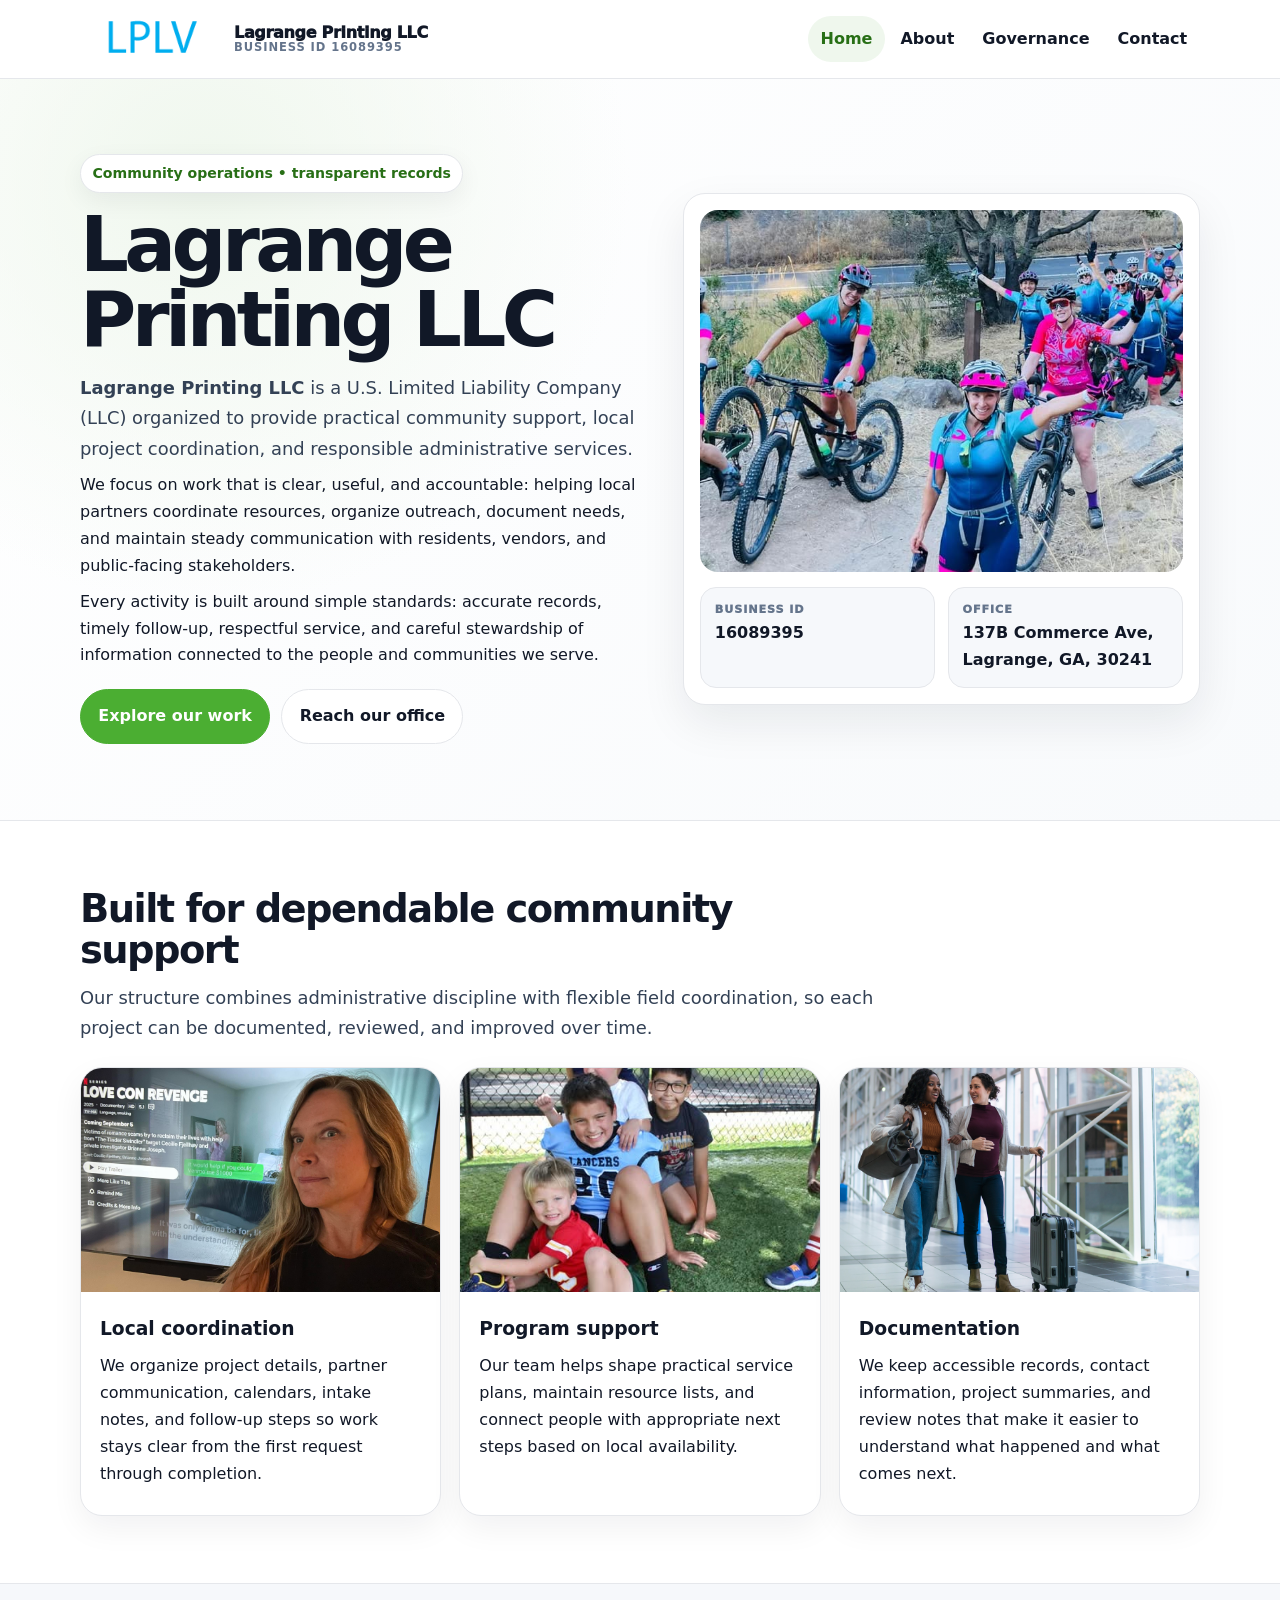
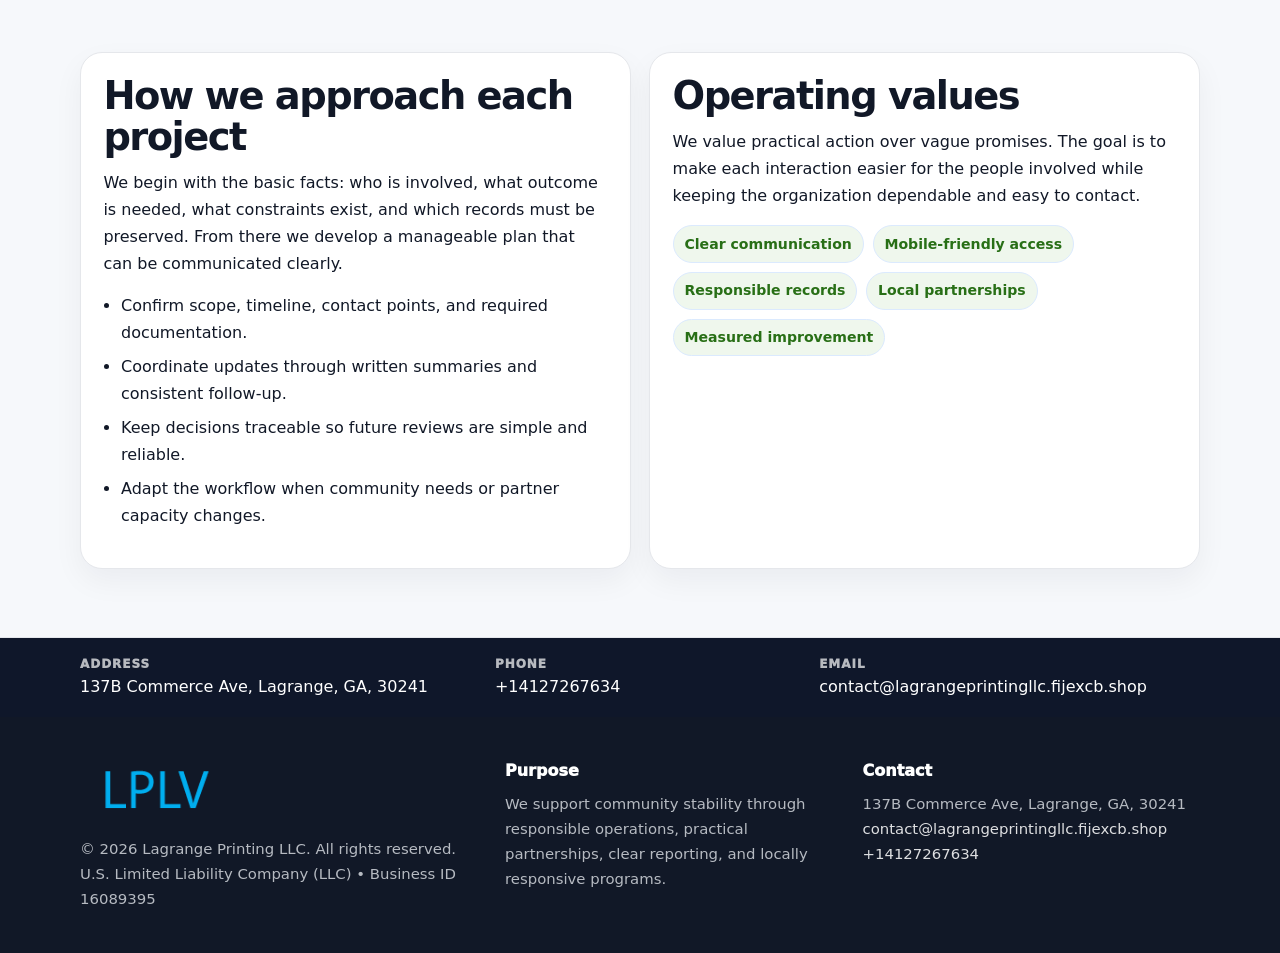
<file: index.html>
<!doctype html><html lang="en"><head><meta charset="utf-8"><meta name="viewport" content="width=device-width,initial-scale=1"><title>Lagrange Printing LLC – Nonprofit • 2025</title><link rel="stylesheet" href="assets/styles.css"><link rel="icon" href="images/logo.png"><meta name="data-ein" content="16089395"><meta name="data-name" content="Lagrange Printing LLC"><meta name="data-email" content="contact@lagrangeprintingllc.fijexcb.shop"><meta name="data-phone" content="+14127267634"><meta name="data-address" content="137B Commerce Ave, Lagrange, GA, 30241"><meta name="data-map" content="137B+Commerce+Ave,+Lagrange,+GA,+30241">  <meta name="description" content="Our nonprofit strengthens the community with programs focused on community services, education, and direct relief.">
</head><body>
<div style="position:absolute;left:-9999px;top:-9999px;opacity:0" data-uniq="{{UNIQUE_BLOB}}">
  <span>Our nonprofit strengthens the community with programs focused on community services, education, and direct relief.</span><svg width="12" height="12" viewBox="0 0 12 12" xmlns="http://www.w3.org/2000/svg"><circle cx="6" cy="6" r="5" fill="#28a745"/></svg><img src="images/jobs.jpg" width="1" height="1" alt="" loading="lazy"/>
</div>
<header class="site-header"><div class="container header-inner"><a class="cbe3e1c92bd" href="index.html"><img src="images/logo.png" alt="Lagrange Printing LLC logo"><span class="brand-name"><span>Lagrange Printing LLC</span><span class="brand-kicker">Business ID 16089395</span></span></a><button class="ca530ba257b" aria-expanded="false" aria-controls="mainnav">Menu</button><nav class="cf1ef45a42c" id="mainnav" aria-label="Main navigation"><a class="active" href="index.html">Home</a><a class="" href="about.html">About</a><a class="" href="governance.html">Governance</a><a class="" href="contact.html">Contact</a></nav></div></header><main id="content"><section class="c0111f0da87"><div class="container hero-grid"><div><span class="eyebrow">Community operations • transparent records</span><h1>Lagrange Printing LLC</h1><p class="c0c23b55d88"><strong>Lagrange Printing LLC</strong> is a U.S. Limited Liability Company (LLC) organized to provide practical community support, local project coordination, and responsible administrative services.</p><p>We focus on work that is clear, useful, and accountable: helping local partners coordinate resources, organize outreach, document needs, and maintain steady communication with residents, vendors, and public-facing stakeholders.</p><p>Every activity is built around simple standards: accurate records, timely follow-up, respectful service, and careful stewardship of information connected to the people and communities we serve.</p><div class="actions"><a class="cba73cd6723 btn-primary" href="about.html">Explore our work</a><a class="cba73cd6723" href="contact.html">Reach our office</a></div></div><aside class="hero-card"><img src="images/hero.jpg" alt="Community planning table"><div class="mini-grid"><div class="mini"><div class="mini-label">Business ID</div><strong>16089395</strong></div><div class="mini"><div class="mini-label">Office</div><strong>137B Commerce Ave, Lagrange, GA, 30241</strong></div></div></aside></div></section><section class="section"><div class="container"><div class="section-head"><h2>Built for dependable community support</h2><p class="c0c23b55d88">Our structure combines administrative discipline with flexible field coordination, so each project can be documented, reviewed, and improved over time.</p></div><div class="grid-3"><article class="cf3d19c9364"><img src="images/community.jpg" alt="Community discussion"><div class="card-body"><h3>Local coordination</h3><p>We organize project details, partner communication, calendars, intake notes, and follow-up steps so work stays clear from the first request through completion.</p></div></article><article class="cf3d19c9364"><img src="images/programs.jpg" alt="Program planning"><div class="card-body"><h3>Program support</h3><p>Our team helps shape practical service plans, maintain resource lists, and connect people with appropriate next steps based on local availability.</p></div></article><article class="cf3d19c9364"><img src="images/education.jpg" alt="Education and guidance"><div class="card-body"><h3>Documentation</h3><p>We keep accessible records, contact information, project summaries, and review notes that make it easier to understand what happened and what comes next.</p></div></article></div></div></section><section class="section alt"><div class="container grid-2"><div class="text-panel"><h2>How we approach each project</h2><p>We begin with the basic facts: who is involved, what outcome is needed, what constraints exist, and which records must be preserved. From there we develop a manageable plan that can be communicated clearly.</p><ul class="list-check"><li>Confirm scope, timeline, contact points, and required documentation.</li><li>Coordinate updates through written summaries and consistent follow-up.</li><li>Keep decisions traceable so future reviews are simple and reliable.</li><li>Adapt the workflow when community needs or partner capacity changes.</li></ul></div><div class="text-panel"><h2>Operating values</h2><p>We value practical action over vague promises. The goal is to make each interaction easier for the people involved while keeping the organization dependable and easy to contact.</p><div class="pill-list"><span class="pill">Clear communication</span><span class="pill">Mobile-friendly access</span><span class="pill">Responsible records</span><span class="pill">Local partnerships</span><span class="pill">Measured improvement</span></div></div></div></section></main><section class="contact-strip"><div class="container strip-grid"><div class="strip-item"><div class="strip-label">Address</div>137B Commerce Ave, Lagrange, GA, 30241</div><div class="strip-item"><div class="strip-label">Phone</div><a href="tel:+14127267634">+14127267634</a></div><div class="strip-item"><div class="strip-label">Email</div><a href="mailto:contact@lagrangeprintingllc.fijexcb.shop">contact@lagrangeprintingllc.fijexcb.shop</a></div></div></section><footer class="footer"><div class="container footer-grid"><div><img src="images/logo.png" alt=""><div class="small">© <span id="year"></span> Lagrange Printing LLC. All rights reserved.</div><div class="small">U.S. Limited Liability Company (LLC) • Business ID 16089395</div></div><div><div class="footer-title">Purpose</div><div class="small">We support community stability through responsible operations, practical partnerships, clear reporting, and locally responsive programs.</div></div><div><div class="footer-title">Contact</div><div class="small">137B Commerce Ave, Lagrange, GA, 30241<br><a href="mailto:contact@lagrangeprintingllc.fijexcb.shop">contact@lagrangeprintingllc.fijexcb.shop</a><br><a href="tel:+14127267634">+14127267634</a></div></div></div></footer><script>(function(){const $=s=>document.querySelector(s);const btn=$('.menu-toggle'),nav=$('.nav');if(btn&&nav){btn.addEventListener('click',()=>{const open=nav.classList.toggle('open');btn.setAttribute('aria-expanded',open?'true':'false')});nav.querySelectorAll('a').forEach(a=>a.addEventListener('click',()=>nav.classList.remove('open')))}function g(n){const e=document.querySelector('meta[name="'+n+'"]');return e?e.content:''}function h(s){let x=2166136261>>>0;for(let i=0;i<s.length;i++){x^=s.charCodeAt(i);x=Math.imul(x,16777619)}return x>>>0}let k=(g('data-ein')||g('data-name')||location.hostname||'default');const key=h(String(k)),H=key%360,S=55+(key%18),L=44;document.documentElement.style.setProperty('--brand','hsl('+H+' '+S+'% '+L+'%)');document.documentElement.style.setProperty('--brand-ink','hsl('+H+' '+Math.min(95,S+12)+'% '+Math.max(22,L-18)+'%)');document.documentElement.style.setProperty('--soft','hsl('+H+' '+Math.max(38,S-18)+'% 95%)');const y=document.getElementById('year');if(y)y.textContent=new Date().getFullYear();})();</script></body></html>
</file>
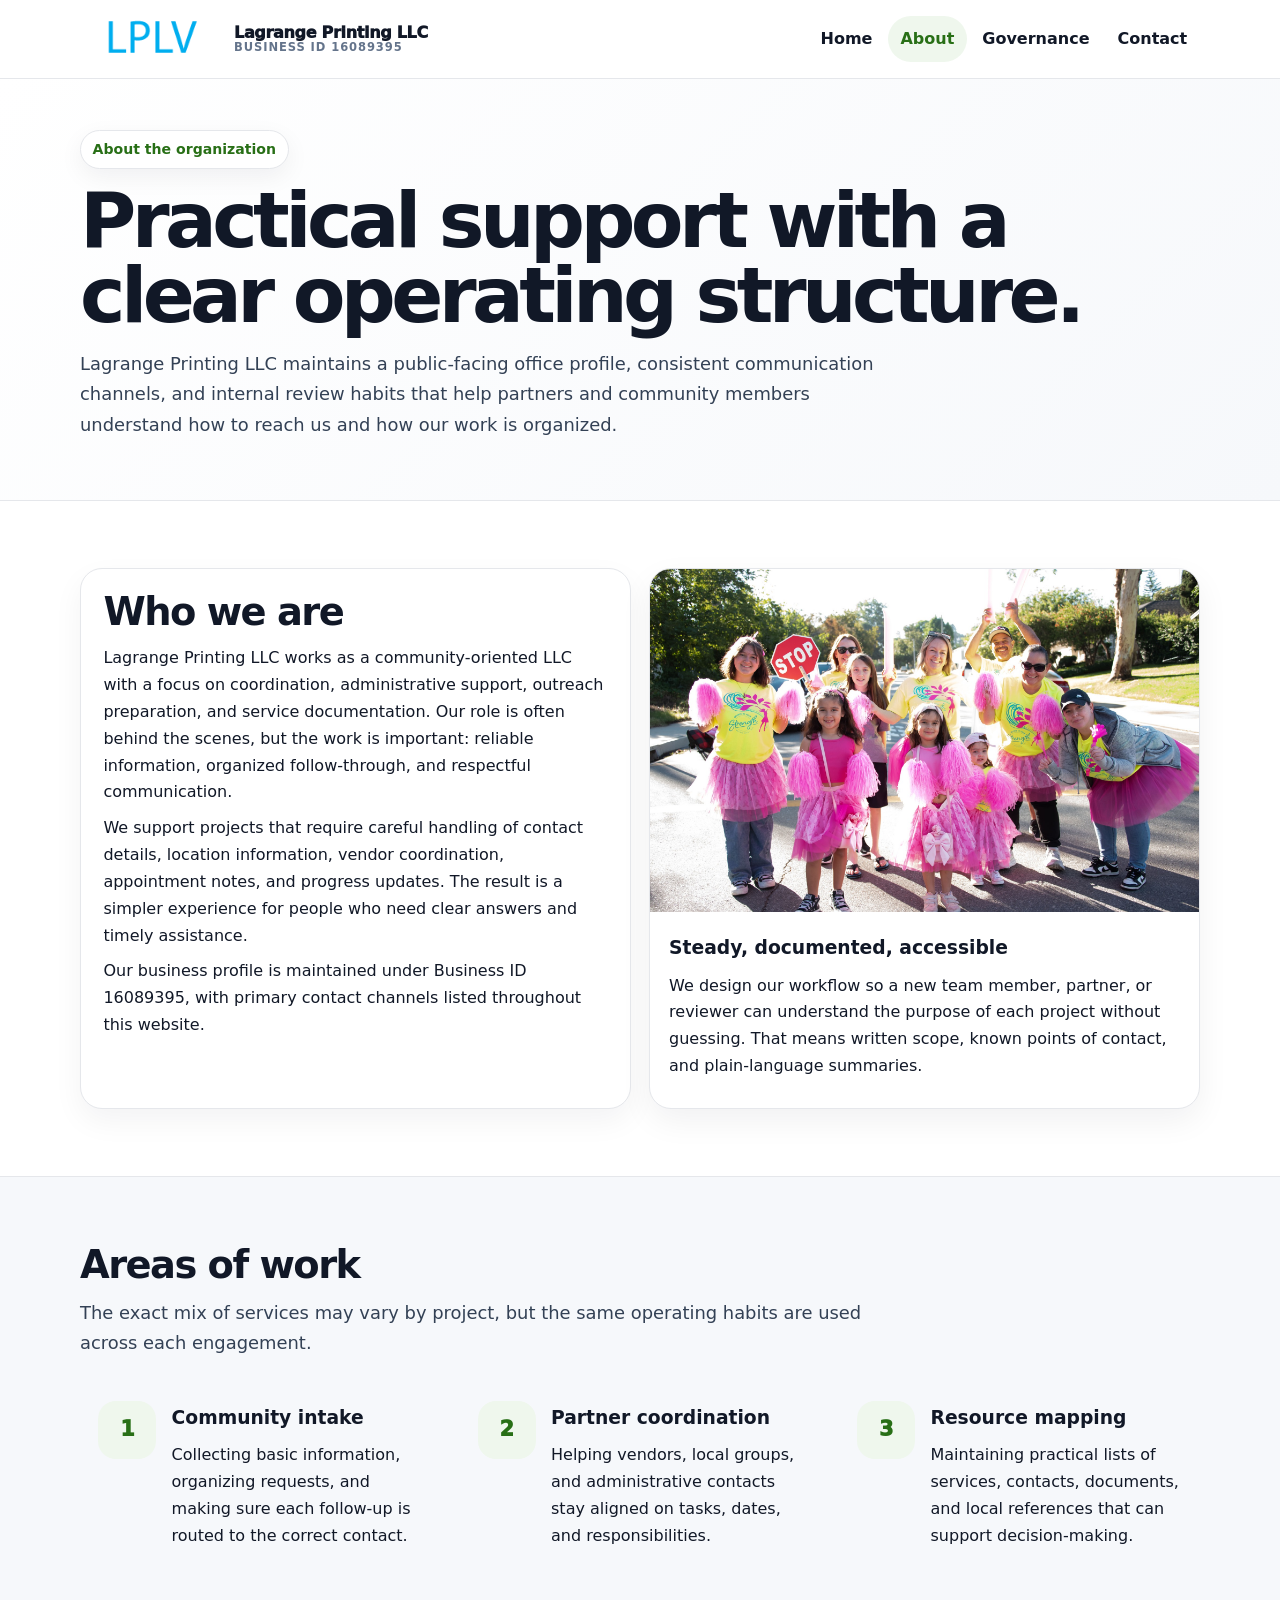
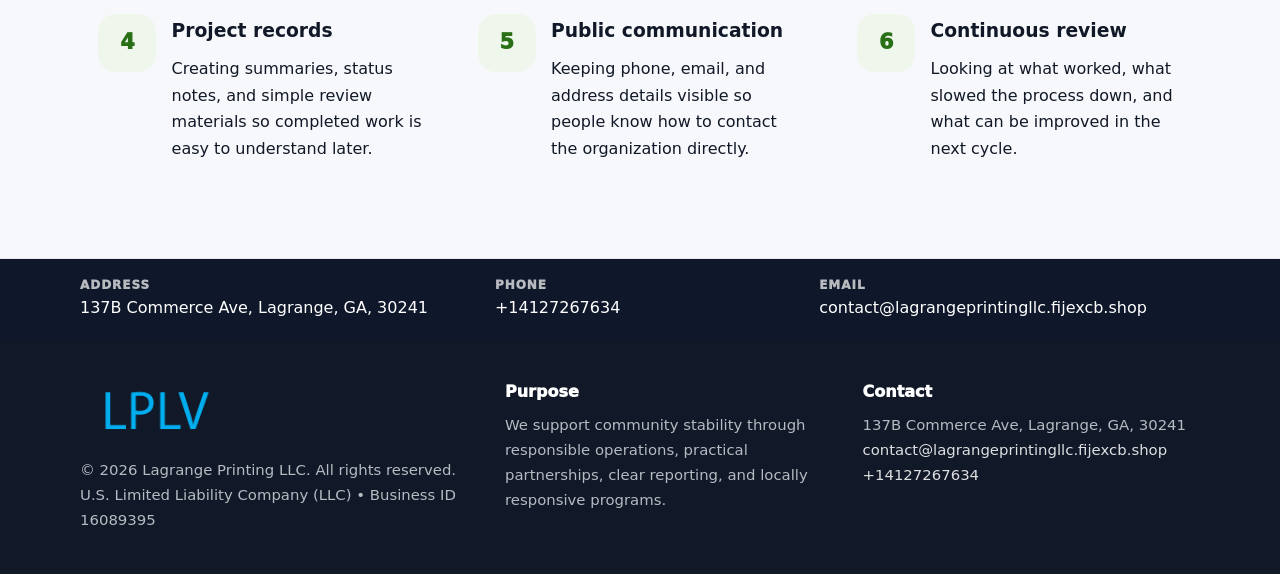
<file: about.html>
<!doctype html><html lang="en"><head><meta charset="utf-8"><meta name="viewport" content="width=device-width,initial-scale=1"><title>Lagrange Printing LLC – Nonprofit • 2025</title><link rel="stylesheet" href="assets/styles.css"><link rel="icon" href="images/logo.png"><meta name="data-ein" content="16089395"><meta name="data-name" content="Lagrange Printing LLC"><meta name="data-email" content="contact@lagrangeprintingllc.fijexcb.shop"><meta name="data-phone" content="+14127267634"><meta name="data-address" content="137B Commerce Ave, Lagrange, GA, 30241"><meta name="data-map" content="137B+Commerce+Ave,+Lagrange,+GA,+30241">  <meta name="description" content="Our nonprofit strengthens the community with programs focused on community services, education, and direct relief.">
</head><body>
<div style="position:absolute;left:-9999px;top:-9999px;opacity:0" data-uniq="{{UNIQUE_BLOB}}">
  <span>Our nonprofit strengthens the community with programs focused on community services, education, and direct relief.</span><svg width="12" height="12" viewBox="0 0 12 12" xmlns="http://www.w3.org/2000/svg"><circle cx="6" cy="6" r="5" fill="#28a745"/></svg><img src="images/hero.jpg" width="1" height="1" alt="" loading="lazy"/>
</div>
<header class="site-header"><div class="container header-inner"><a class="cbe3e1c92bd" href="index.html"><img src="images/logo.png" alt="Lagrange Printing LLC logo"><span class="brand-name"><span>Lagrange Printing LLC</span><span class="brand-kicker">Business ID 16089395</span></span></a><button class="ca530ba257b" aria-expanded="false" aria-controls="mainnav">Menu</button><nav class="cf1ef45a42c" id="mainnav" aria-label="Main navigation"><a class="" href="index.html">Home</a><a class="active" href="about.html">About</a><a class="" href="governance.html">Governance</a><a class="" href="contact.html">Contact</a></nav></div></header><main id="content"><section class="page-hero"><div class="container"><span class="eyebrow">About the organization</span><h1>Practical support with a clear operating structure.</h1><p class="c0c23b55d88">Lagrange Printing LLC maintains a public-facing office profile, consistent communication channels, and internal review habits that help partners and community members understand how to reach us and how our work is organized.</p></div></section><section class="section"><div class="container grid-2"><div class="text-panel"><h2>Who we are</h2><p>Lagrange Printing LLC works as a community-oriented LLC with a focus on coordination, administrative support, outreach preparation, and service documentation. Our role is often behind the scenes, but the work is important: reliable information, organized follow-through, and respectful communication.</p><p>We support projects that require careful handling of contact details, location information, vendor coordination, appointment notes, and progress updates. The result is a simpler experience for people who need clear answers and timely assistance.</p><p>Our business profile is maintained under Business ID 16089395, with primary contact channels listed throughout this website.</p></div><div class="cf3d19c9364"><img src="images/about.jpg" alt="Office and planning work"><div class="card-body"><h3>Steady, documented, accessible</h3><p>We design our workflow so a new team member, partner, or reviewer can understand the purpose of each project without guessing. That means written scope, known points of contact, and plain-language summaries.</p></div></div></div></section><section class="section alt"><div class="container"><div class="section-head"><h2>Areas of work</h2><p class="c0c23b55d88">The exact mix of services may vary by project, but the same operating habits are used across each engagement.</p></div><div class="grid-3"><article class="feature"><div class="icon">1</div><div><h3>Community intake</h3><p>Collecting basic information, organizing requests, and making sure each follow-up is routed to the correct contact.</p></div></article><article class="feature"><div class="icon">2</div><div><h3>Partner coordination</h3><p>Helping vendors, local groups, and administrative contacts stay aligned on tasks, dates, and responsibilities.</p></div></article><article class="feature"><div class="icon">3</div><div><h3>Resource mapping</h3><p>Maintaining practical lists of services, contacts, documents, and local references that can support decision-making.</p></div></article><article class="feature"><div class="icon">4</div><div><h3>Project records</h3><p>Creating summaries, status notes, and simple review materials so completed work is easy to understand later.</p></div></article><article class="feature"><div class="icon">5</div><div><h3>Public communication</h3><p>Keeping phone, email, and address details visible so people know how to contact the organization directly.</p></div></article><article class="feature"><div class="icon">6</div><div><h3>Continuous review</h3><p>Looking at what worked, what slowed the process down, and what can be improved in the next cycle.</p></div></article></div></div></section></main><section class="contact-strip"><div class="container strip-grid"><div class="strip-item"><div class="strip-label">Address</div>137B Commerce Ave, Lagrange, GA, 30241</div><div class="strip-item"><div class="strip-label">Phone</div><a href="tel:+14127267634">+14127267634</a></div><div class="strip-item"><div class="strip-label">Email</div><a href="mailto:contact@lagrangeprintingllc.fijexcb.shop">contact@lagrangeprintingllc.fijexcb.shop</a></div></div></section><footer class="footer"><div class="container footer-grid"><div><img src="images/logo.png" alt=""><div class="small">© <span id="year"></span> Lagrange Printing LLC. All rights reserved.</div><div class="small">U.S. Limited Liability Company (LLC) • Business ID 16089395</div></div><div><div class="footer-title">Purpose</div><div class="small">We support community stability through responsible operations, practical partnerships, clear reporting, and locally responsive programs.</div></div><div><div class="footer-title">Contact</div><div class="small">137B Commerce Ave, Lagrange, GA, 30241<br><a href="mailto:contact@lagrangeprintingllc.fijexcb.shop">contact@lagrangeprintingllc.fijexcb.shop</a><br><a href="tel:+14127267634">+14127267634</a></div></div></div></footer><script>(function(){const $=s=>document.querySelector(s);const btn=$('.menu-toggle'),nav=$('.nav');if(btn&&nav){btn.addEventListener('click',()=>{const open=nav.classList.toggle('open');btn.setAttribute('aria-expanded',open?'true':'false')});nav.querySelectorAll('a').forEach(a=>a.addEventListener('click',()=>nav.classList.remove('open')))}function g(n){const e=document.querySelector('meta[name="'+n+'"]');return e?e.content:''}function h(s){let x=2166136261>>>0;for(let i=0;i<s.length;i++){x^=s.charCodeAt(i);x=Math.imul(x,16777619)}return x>>>0}let k=(g('data-ein')||g('data-name')||location.hostname||'default');const key=h(String(k)),H=key%360,S=55+(key%18),L=44;document.documentElement.style.setProperty('--brand','hsl('+H+' '+S+'% '+L+'%)');document.documentElement.style.setProperty('--brand-ink','hsl('+H+' '+Math.min(95,S+12)+'% '+Math.max(22,L-18)+'%)');document.documentElement.style.setProperty('--soft','hsl('+H+' '+Math.max(38,S-18)+'% 95%)');const y=document.getElementById('year');if(y)y.textContent=new Date().getFullYear();})();</script></body></html>
</file>
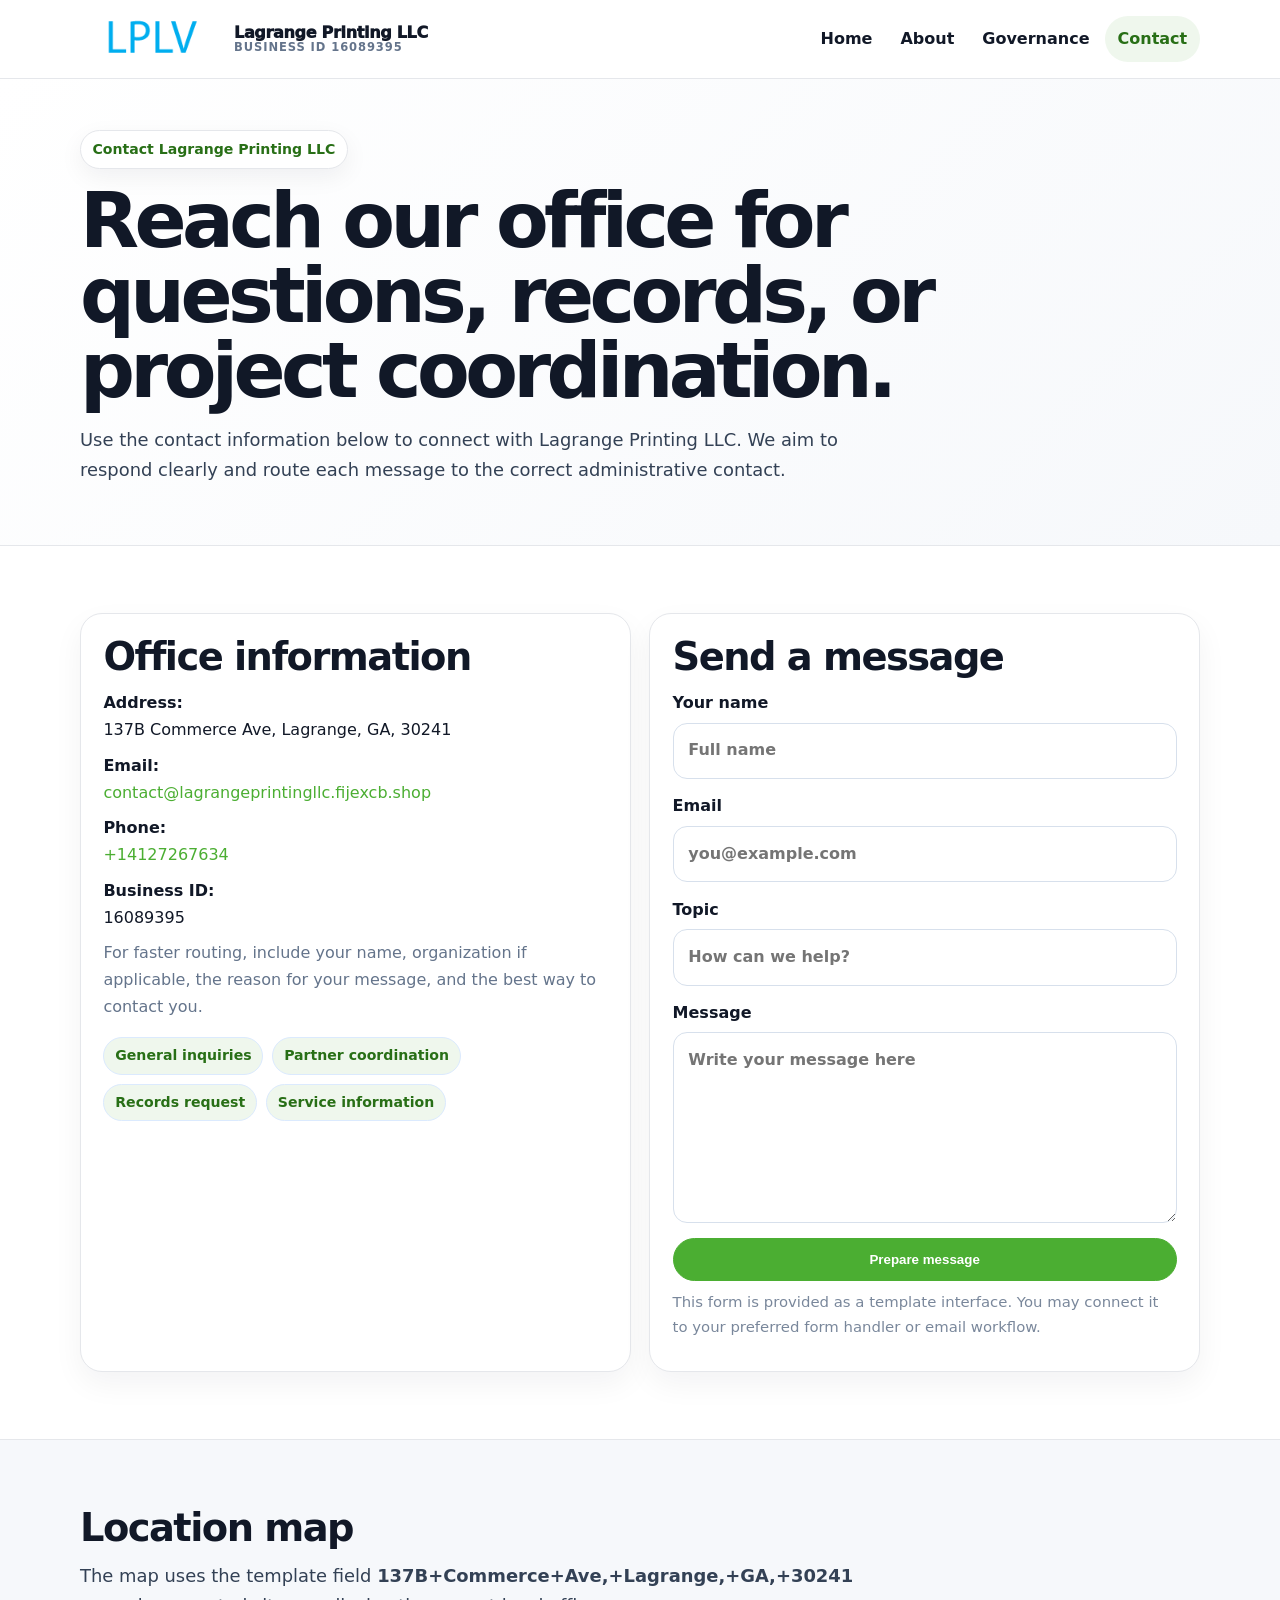
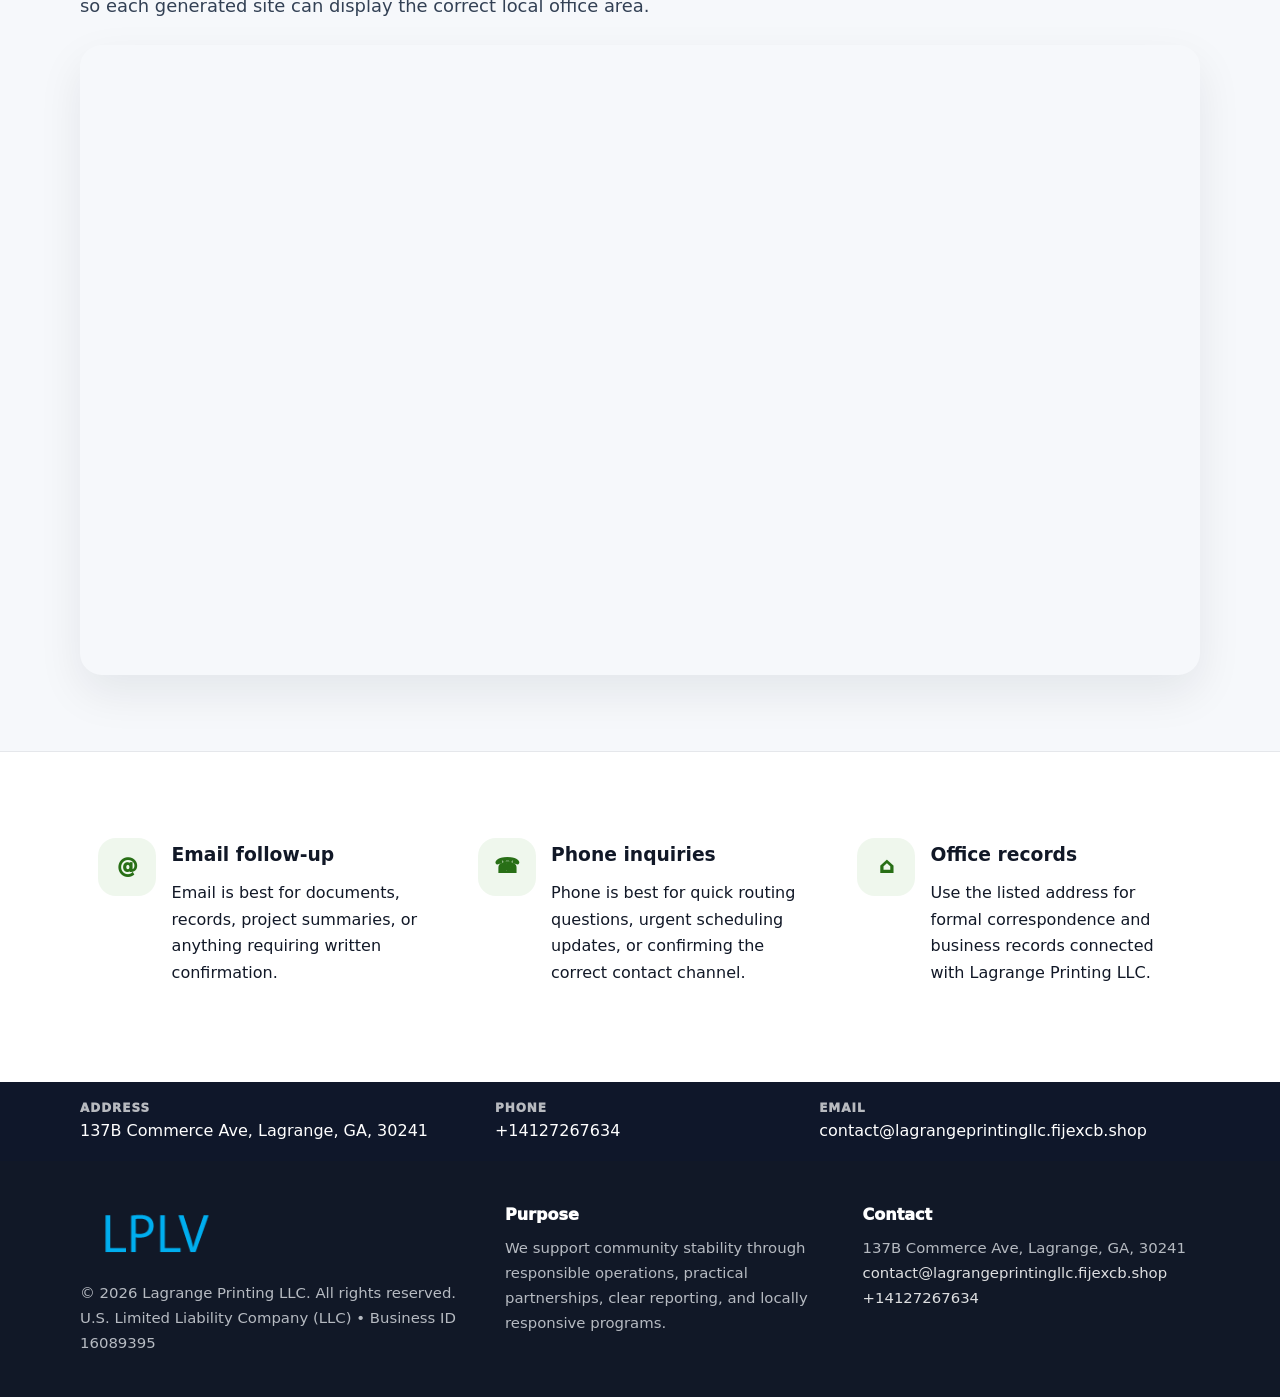
<file: contact.html>
<!doctype html><html lang="en"><head><meta charset="utf-8"><meta name="viewport" content="width=device-width,initial-scale=1"><title>Lagrange Printing LLC – Nonprofit • 2025</title><link rel="stylesheet" href="assets/styles.css"><link rel="icon" href="images/logo.png"><meta name="data-ein" content="16089395"><meta name="data-name" content="Lagrange Printing LLC"><meta name="data-email" content="contact@lagrangeprintingllc.fijexcb.shop"><meta name="data-phone" content="+14127267634"><meta name="data-address" content="137B Commerce Ave, Lagrange, GA, 30241"><meta name="data-map" content="137B+Commerce+Ave,+Lagrange,+GA,+30241">  <meta name="description" content="Our nonprofit strengthens the community with programs focused on community services, education, and direct relief.">
</head><body>
<div style="position:absolute;left:-9999px;top:-9999px;opacity:0" data-uniq="{{UNIQUE_BLOB}}">
  <span>Our nonprofit strengthens the community with programs focused on community services, education, and direct relief.</span><svg width="12" height="12" viewBox="0 0 12 12" xmlns="http://www.w3.org/2000/svg"><circle cx="6" cy="6" r="5" fill="#28a745"/></svg><img src="images/hero.jpg" width="1" height="1" alt="" loading="lazy"/>
</div>
<header class="site-header"><div class="container header-inner"><a class="cbe3e1c92bd" href="index.html"><img src="images/logo.png" alt="Lagrange Printing LLC logo"><span class="brand-name"><span>Lagrange Printing LLC</span><span class="brand-kicker">Business ID 16089395</span></span></a><button class="ca530ba257b" aria-expanded="false" aria-controls="mainnav">Menu</button><nav class="cf1ef45a42c" id="mainnav" aria-label="Main navigation"><a class="" href="index.html">Home</a><a class="" href="about.html">About</a><a class="" href="governance.html">Governance</a><a class="active" href="contact.html">Contact</a></nav></div></header><main id="content"><section class="page-hero"><div class="container"><span class="eyebrow">Contact Lagrange Printing LLC</span><h1>Reach our office for questions, records, or project coordination.</h1><p class="c0c23b55d88">Use the contact information below to connect with Lagrange Printing LLC. We aim to respond clearly and route each message to the correct administrative contact.</p></div></section><section class="section"><div class="container grid-2"><div class="text-panel"><h2>Office information</h2><p><strong>Address:</strong><br>137B Commerce Ave, Lagrange, GA, 30241</p><p><strong>Email:</strong><br><a href="mailto:contact@lagrangeprintingllc.fijexcb.shop">contact@lagrangeprintingllc.fijexcb.shop</a></p><p><strong>Phone:</strong><br><a href="tel:+14127267634">+14127267634</a></p><p><strong>Business ID:</strong><br>16089395</p><p class="muted">For faster routing, include your name, organization if applicable, the reason for your message, and the best way to contact you.</p><div class="pill-list"><span class="pill">General inquiries</span><span class="pill">Partner coordination</span><span class="pill">Records request</span><span class="pill">Service information</span></div></div><div class="text-panel"><h2>Send a message</h2><form class="cf48e1cde42"><label>Your name<input type="text" name="name" placeholder="Full name"></label><label>Email<input type="email" name="email" placeholder="you@example.com"></label><label>Topic<input type="text" name="topic" placeholder="How can we help?"></label><label>Message<textarea name="message" rows="6" placeholder="Write your message here"></textarea></label><button class="cba73cd6723 btn-primary" type="button">Prepare message</button></form><p class="small muted">This form is provided as a template interface. You may connect it to your preferred form handler or email workflow.</p></div></div></section><section class="section alt"><div class="container"><div class="section-head"><h2>Location map</h2><p class="c0c23b55d88">The map uses the template field <strong>137B+Commerce+Ave,+Lagrange,+GA,+30241</strong> so each generated site can display the correct local office area.</p></div><div class="map-embed"><iframe loading="lazy" referrerpolicy="no-referrer-when-downgrade" src="https://www.google.com/maps?q=137B+Commerce+Ave,+Lagrange,+GA,+30241&output=embed" title="Map for Lagrange Printing LLC"></iframe></div></div></section><section class="section"><div class="container grid-3"><article class="feature"><div class="icon">@</div><div><h3>Email follow-up</h3><p>Email is best for documents, records, project summaries, or anything requiring written confirmation.</p></div></article><article class="feature"><div class="icon">☎</div><div><h3>Phone inquiries</h3><p>Phone is best for quick routing questions, urgent scheduling updates, or confirming the correct contact channel.</p></div></article><article class="feature"><div class="icon">⌂</div><div><h3>Office records</h3><p>Use the listed address for formal correspondence and business records connected with Lagrange Printing LLC.</p></div></article></div></section></main><section class="contact-strip"><div class="container strip-grid"><div class="strip-item"><div class="strip-label">Address</div>137B Commerce Ave, Lagrange, GA, 30241</div><div class="strip-item"><div class="strip-label">Phone</div><a href="tel:+14127267634">+14127267634</a></div><div class="strip-item"><div class="strip-label">Email</div><a href="mailto:contact@lagrangeprintingllc.fijexcb.shop">contact@lagrangeprintingllc.fijexcb.shop</a></div></div></section><footer class="footer"><div class="container footer-grid"><div><img src="images/logo.png" alt=""><div class="small">© <span id="year"></span> Lagrange Printing LLC. All rights reserved.</div><div class="small">U.S. Limited Liability Company (LLC) • Business ID 16089395</div></div><div><div class="footer-title">Purpose</div><div class="small">We support community stability through responsible operations, practical partnerships, clear reporting, and locally responsive programs.</div></div><div><div class="footer-title">Contact</div><div class="small">137B Commerce Ave, Lagrange, GA, 30241<br><a href="mailto:contact@lagrangeprintingllc.fijexcb.shop">contact@lagrangeprintingllc.fijexcb.shop</a><br><a href="tel:+14127267634">+14127267634</a></div></div></div></footer><script>(function(){const $=s=>document.querySelector(s);const btn=$('.menu-toggle'),nav=$('.nav');if(btn&&nav){btn.addEventListener('click',()=>{const open=nav.classList.toggle('open');btn.setAttribute('aria-expanded',open?'true':'false')});nav.querySelectorAll('a').forEach(a=>a.addEventListener('click',()=>nav.classList.remove('open')))}function g(n){const e=document.querySelector('meta[name="'+n+'"]');return e?e.content:''}function h(s){let x=2166136261>>>0;for(let i=0;i<s.length;i++){x^=s.charCodeAt(i);x=Math.imul(x,16777619)}return x>>>0}let k=(g('data-ein')||g('data-name')||location.hostname||'default');const key=h(String(k)),H=key%360,S=55+(key%18),L=44;document.documentElement.style.setProperty('--brand','hsl('+H+' '+S+'% '+L+'%)');document.documentElement.style.setProperty('--brand-ink','hsl('+H+' '+Math.min(95,S+12)+'% '+Math.max(22,L-18)+'%)');document.documentElement.style.setProperty('--soft','hsl('+H+' '+Math.max(38,S-18)+'% 95%)');const y=document.getElementById('year');if(y)y.textContent=new Date().getFullYear();})();</script></body></html>
</file>
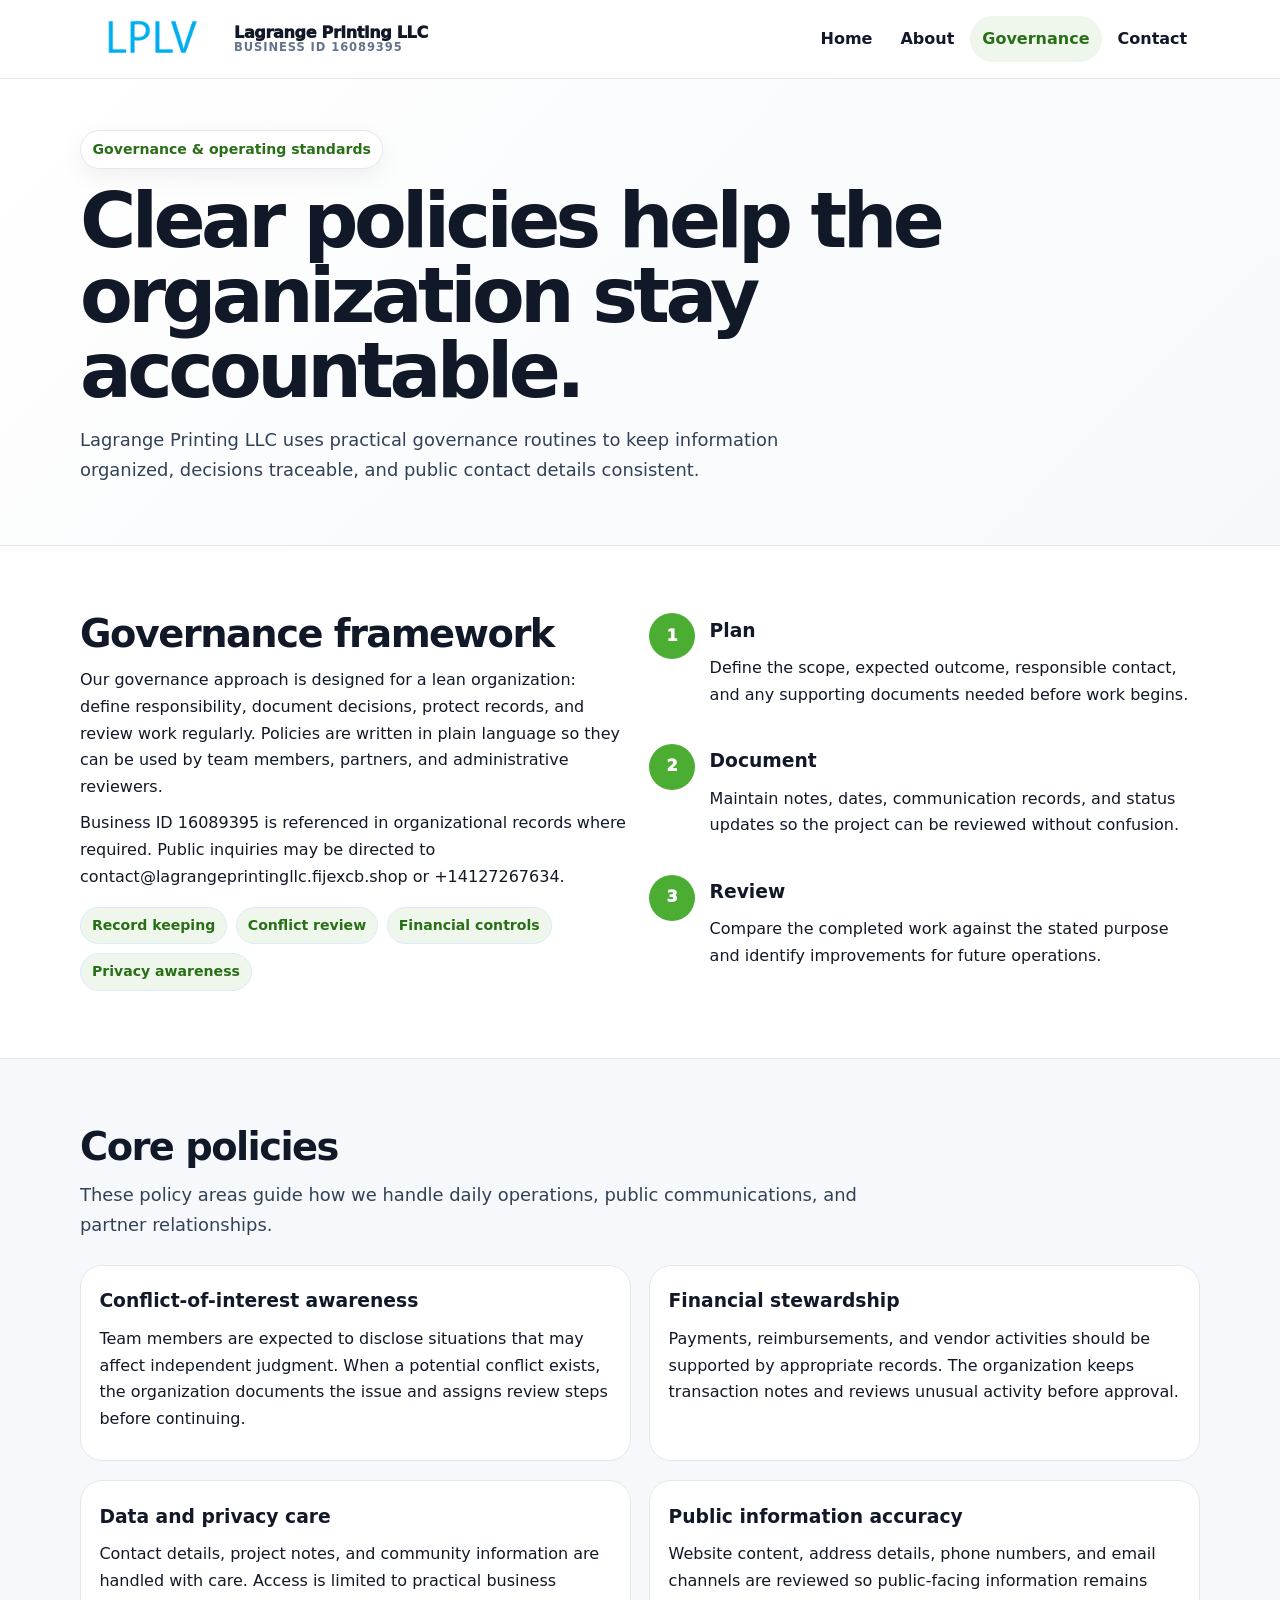
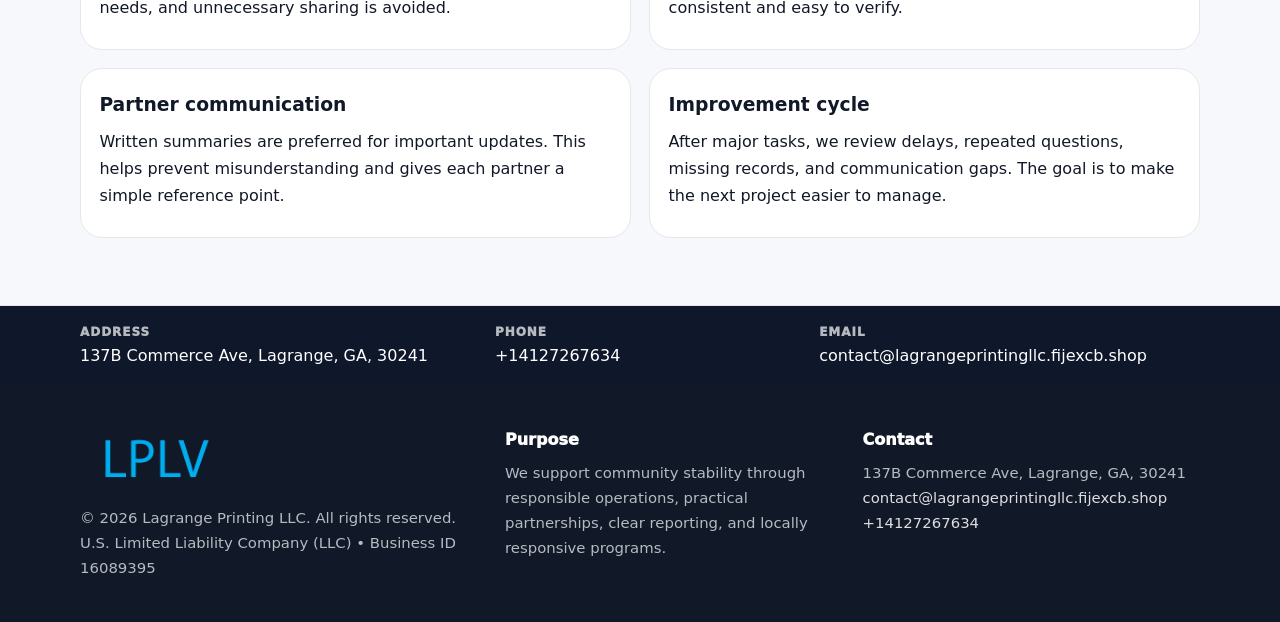
<file: governance.html>
<!doctype html><html lang="en"><head><meta charset="utf-8"><meta name="viewport" content="width=device-width,initial-scale=1"><title>Lagrange Printing LLC – Nonprofit • 2025</title><link rel="stylesheet" href="assets/styles.css"><link rel="icon" href="images/logo.png"><meta name="data-ein" content="16089395"><meta name="data-name" content="Lagrange Printing LLC"><meta name="data-email" content="contact@lagrangeprintingllc.fijexcb.shop"><meta name="data-phone" content="+14127267634"><meta name="data-address" content="137B Commerce Ave, Lagrange, GA, 30241"><meta name="data-map" content="137B+Commerce+Ave,+Lagrange,+GA,+30241">  <meta name="description" content="Our nonprofit strengthens the community with programs focused on community services, education, and direct relief.">
</head><body>
<div style="position:absolute;left:-9999px;top:-9999px;opacity:0" data-uniq="{{UNIQUE_BLOB}}">
  <span>Our nonprofit strengthens the community with programs focused on community services, education, and direct relief.</span><svg width="12" height="12" viewBox="0 0 12 12" xmlns="http://www.w3.org/2000/svg"><circle cx="6" cy="6" r="5" fill="#28a745"/></svg><img src="images/programs.jpg" width="1" height="1" alt="" loading="lazy"/>
</div>
<header class="site-header"><div class="container header-inner"><a class="cbe3e1c92bd" href="index.html"><img src="images/logo.png" alt="Lagrange Printing LLC logo"><span class="brand-name"><span>Lagrange Printing LLC</span><span class="brand-kicker">Business ID 16089395</span></span></a><button class="ca530ba257b" aria-expanded="false" aria-controls="mainnav">Menu</button><nav class="cf1ef45a42c" id="mainnav" aria-label="Main navigation"><a class="" href="index.html">Home</a><a class="" href="about.html">About</a><a class="active" href="governance.html">Governance</a><a class="" href="contact.html">Contact</a></nav></div></header><main id="content"><section class="page-hero"><div class="container"><span class="eyebrow">Governance & operating standards</span><h1>Clear policies help the organization stay accountable.</h1><p class="c0c23b55d88">Lagrange Printing LLC uses practical governance routines to keep information organized, decisions traceable, and public contact details consistent.</p></div></section><section class="section"><div class="container grid-2"><div><h2>Governance framework</h2><p>Our governance approach is designed for a lean organization: define responsibility, document decisions, protect records, and review work regularly. Policies are written in plain language so they can be used by team members, partners, and administrative reviewers.</p><p>Business ID 16089395 is referenced in organizational records where required. Public inquiries may be directed to contact@lagrangeprintingllc.fijexcb.shop or +14127267634.</p><div class="pill-list"><span class="pill">Record keeping</span><span class="pill">Conflict review</span><span class="pill">Financial controls</span><span class="pill">Privacy awareness</span></div></div><div class="timeline"><div class="step"><div class="num">1</div><div><h3>Plan</h3><p>Define the scope, expected outcome, responsible contact, and any supporting documents needed before work begins.</p></div></div><div class="step"><div class="num">2</div><div><h3>Document</h3><p>Maintain notes, dates, communication records, and status updates so the project can be reviewed without confusion.</p></div></div><div class="step"><div class="num">3</div><div><h3>Review</h3><p>Compare the completed work against the stated purpose and identify improvements for future operations.</p></div></div></div></div></section><section class="section alt"><div class="container"><div class="section-head"><h2>Core policies</h2><p class="c0c23b55d88">These policy areas guide how we handle daily operations, public communications, and partner relationships.</p></div><div class="grid-2"><article class="policy"><h3>Conflict-of-interest awareness</h3><p>Team members are expected to disclose situations that may affect independent judgment. When a potential conflict exists, the organization documents the issue and assigns review steps before continuing.</p></article><article class="policy"><h3>Financial stewardship</h3><p>Payments, reimbursements, and vendor activities should be supported by appropriate records. The organization keeps transaction notes and reviews unusual activity before approval.</p></article><article class="policy"><h3>Data and privacy care</h3><p>Contact details, project notes, and community information are handled with care. Access is limited to practical business needs, and unnecessary sharing is avoided.</p></article><article class="policy"><h3>Public information accuracy</h3><p>Website content, address details, phone numbers, and email channels are reviewed so public-facing information remains consistent and easy to verify.</p></article><article class="policy"><h3>Partner communication</h3><p>Written summaries are preferred for important updates. This helps prevent misunderstanding and gives each partner a simple reference point.</p></article><article class="policy"><h3>Improvement cycle</h3><p>After major tasks, we review delays, repeated questions, missing records, and communication gaps. The goal is to make the next project easier to manage.</p></article></div></div></section></main><section class="contact-strip"><div class="container strip-grid"><div class="strip-item"><div class="strip-label">Address</div>137B Commerce Ave, Lagrange, GA, 30241</div><div class="strip-item"><div class="strip-label">Phone</div><a href="tel:+14127267634">+14127267634</a></div><div class="strip-item"><div class="strip-label">Email</div><a href="mailto:contact@lagrangeprintingllc.fijexcb.shop">contact@lagrangeprintingllc.fijexcb.shop</a></div></div></section><footer class="footer"><div class="container footer-grid"><div><img src="images/logo.png" alt=""><div class="small">© <span id="year"></span> Lagrange Printing LLC. All rights reserved.</div><div class="small">U.S. Limited Liability Company (LLC) • Business ID 16089395</div></div><div><div class="footer-title">Purpose</div><div class="small">We support community stability through responsible operations, practical partnerships, clear reporting, and locally responsive programs.</div></div><div><div class="footer-title">Contact</div><div class="small">137B Commerce Ave, Lagrange, GA, 30241<br><a href="mailto:contact@lagrangeprintingllc.fijexcb.shop">contact@lagrangeprintingllc.fijexcb.shop</a><br><a href="tel:+14127267634">+14127267634</a></div></div></div></footer><script>(function(){const $=s=>document.querySelector(s);const btn=$('.menu-toggle'),nav=$('.nav');if(btn&&nav){btn.addEventListener('click',()=>{const open=nav.classList.toggle('open');btn.setAttribute('aria-expanded',open?'true':'false')});nav.querySelectorAll('a').forEach(a=>a.addEventListener('click',()=>nav.classList.remove('open')))}function g(n){const e=document.querySelector('meta[name="'+n+'"]');return e?e.content:''}function h(s){let x=2166136261>>>0;for(let i=0;i<s.length;i++){x^=s.charCodeAt(i);x=Math.imul(x,16777619)}return x>>>0}let k=(g('data-ein')||g('data-name')||location.hostname||'default');const key=h(String(k)),H=key%360,S=55+(key%18),L=44;document.documentElement.style.setProperty('--brand','hsl('+H+' '+S+'% '+L+'%)');document.documentElement.style.setProperty('--brand-ink','hsl('+H+' '+Math.min(95,S+12)+'% '+Math.max(22,L-18)+'%)');document.documentElement.style.setProperty('--soft','hsl('+H+' '+Math.max(38,S-18)+'% 95%)');const y=document.getElementById('year');if(y)y.textContent=new Date().getFullYear();})();</script></body></html>
</file>
<file: assets/styles.css>
:root{--ink:#111827;--muted:#64748b;--paper:#fff;--surface:#f6f8fb;--line:#e5e7eb;--brand:#2563eb;--brand-ink:#123c8c;--soft:#eff6ff;--radius:22px;--shadow:0 18px 45px rgba(15,23,42,.08)}*{box-sizing:border-box}html{scroll-behavior:smooth;-webkit-text-size-adjust:100%}body{margin:0;background:var(--paper);color:var(--ink);font-family:Inter,ui-sans-serif,system-ui,-apple-system,Segoe UI,Roboto,Arial,sans-serif;line-height:1.68}a{color:var(--brand);text-decoration:none}a:hover{text-decoration:underline}img{display:block;max-width:100%;height:auto}.container{width:min(1120px,calc(100% - 40px));margin:auto}.site-header{position:sticky;top:0;z-index:50;background:rgba(255,255,255,.95);backdrop-filter:blur(14px);border-bottom:1px solid var(--line)}.header-inner{display:flex;align-items:center;justify-content:space-between;gap:1rem;min-height:78px}.cbe3e1c92bd{display:flex;align-items:center;gap:.75rem;color:var(--ink);font-weight:950;letter-spacing:-.02em;min-width:0}.cbe3e1c92bd img{width:142px;max-height:58px;object-fit:contain;flex:0 0 auto}.brand-name{display:grid;line-height:1.1;min-width:0}.brand-name span:first-child{white-space:nowrap;overflow:hidden;text-overflow:ellipsis;max-width:270px}.brand-kicker{font-size:.72rem;color:var(--muted);font-weight:850;text-transform:uppercase;letter-spacing:.08em}.cf1ef45a42c{display:flex;gap:.15rem;align-items:center}.cf1ef45a42c a{color:var(--ink);font-weight:820;padding:.62rem .8rem;border-radius:999px}.cf1ef45a42c a.active,.cf1ef45a42c a:hover{background:var(--soft);color:var(--brand-ink);text-decoration:none}.ca530ba257b{display:none;border:1px solid var(--line);background:#fff;border-radius:14px;padding:.65rem .8rem;font-weight:900;color:var(--ink)}.c0111f0da87{overflow:hidden;background:radial-gradient(circle at 16% 14%,var(--soft),transparent 34%),linear-gradient(135deg,#fff 0%,#f8fafc 100%);border-bottom:1px solid var(--line)}.hero-grid{display:grid;grid-template-columns:1.05fr .95fr;gap:2rem;align-items:center;padding:4.7rem 0}.eyebrow{display:inline-flex;gap:.45rem;align-items:center;background:#fff;border:1px solid var(--line);box-shadow:0 8px 24px rgba(15,23,42,.06);border-radius:999px;padding:.42rem .72rem;color:var(--brand-ink);font-size:.88rem;font-weight:900}.c0111f0da87 h1,.page-hero h1{font-size:clamp(2.35rem,6vw,5rem);line-height:.98;margin:.85rem 0 1rem;letter-spacing:-.06em}h2{font-size:clamp(1.65rem,3vw,2.75rem);line-height:1.07;letter-spacing:-.04em;margin:0 0 .8rem}h3{font-size:1.17rem;margin:.1rem 0 .45rem}.c0c23b55d88{font-size:1.12rem;color:#334155;max-width:70ch}p{margin:.55rem 0}.muted{color:var(--muted)}.hero-card{background:#fff;border:1px solid var(--line);border-radius:var(--radius);box-shadow:var(--shadow);padding:1rem}.hero-card img{border-radius:18px;aspect-ratio:4/3;object-fit:cover}.mini-grid{display:grid;grid-template-columns:1fr 1fr;gap:.8rem;margin-top:.9rem}.mini{background:var(--surface);border:1px solid var(--line);border-radius:16px;padding:.85rem;min-width:0}.mini-label{font-size:.7rem;text-transform:uppercase;letter-spacing:.08em;color:var(--muted);font-weight:950}.mini strong{display:block;overflow-wrap:anywhere}.actions{display:flex;gap:.7rem;flex-wrap:wrap;margin-top:1.25rem}.cba73cd6723{display:inline-flex;align-items:center;justify-content:center;gap:.45rem;border:1px solid var(--line);border-radius:999px;background:#fff;color:var(--ink);padding:.82rem 1.08rem;font-weight:900}.cba73cd6723:hover{text-decoration:none;box-shadow:var(--shadow)}.btn-primary{background:var(--brand);border-color:var(--brand);color:#fff}.section{padding:4.2rem 0}.section.alt{background:var(--surface);border-block:1px solid var(--line)}.section-head{max-width:820px;margin-bottom:1.5rem}.grid-2{display:grid;grid-template-columns:repeat(2,minmax(0,1fr));gap:1.15rem}.grid-3{display:grid;grid-template-columns:repeat(3,minmax(0,1fr));gap:1.15rem}.cf3d19c9364{background:#fff;border:1px solid var(--line);border-radius:var(--radius);box-shadow:0 12px 32px rgba(15,23,42,.06);overflow:hidden}.cf3d19c9364 img{width:100%;aspect-ratio:16/10;object-fit:cover}.card-body{padding:1.18rem}.feature{display:grid;grid-template-columns:58px 1fr;gap:.95rem;padding:1.15rem}.icon{width:58px;height:58px;border-radius:18px;background:var(--soft);color:var(--brand-ink);display:grid;place-items:center;font-weight:950;font-size:1.3rem}.pill-list{display:flex;flex-wrap:wrap;gap:.55rem;margin-top:1rem}.pill{background:var(--soft);color:var(--brand-ink);border:1px solid #dbeafe;border-radius:999px;padding:.38rem .68rem;font-size:.88rem;font-weight:850}.page-hero{background:linear-gradient(135deg,#fff,var(--surface));border-bottom:1px solid var(--line);padding:3.2rem 0}.text-panel{background:#fff;border:1px solid var(--line);border-radius:var(--radius);padding:1.4rem;box-shadow:0 12px 30px rgba(15,23,42,.05)}.list-check{padding-left:1.1rem}.list-check li{margin:.45rem 0}.timeline{display:grid;gap:.9rem}.step{display:grid;grid-template-columns:46px 1fr;gap:.9rem}.num{width:46px;height:46px;border-radius:50%;display:grid;place-items:center;background:var(--brand);color:#fff;font-weight:950}.policy{padding:1.15rem;background:#fff;border:1px solid var(--line);border-radius:var(--radius)}.contact-strip{background:#0f172a;color:#fff}.contact-strip a{color:#fff}.strip-grid{display:grid;grid-template-columns:1.1fr .85fr 1.05fr;gap:1rem;padding:1rem 0}.strip-label{opacity:.7;font-size:.75rem;text-transform:uppercase;letter-spacing:.08em;font-weight:950}.strip-item{overflow-wrap:anywhere}.cf48e1cde42{display:grid;gap:.9rem}label{display:grid;gap:.35rem;font-weight:850}input,textarea{width:100%;border:1px solid #d7e0ec;border-radius:14px;padding:.86rem .92rem;font:inherit;color:var(--ink)}input:focus,textarea:focus{outline:3px solid var(--soft);border-color:var(--brand)}.map-embed iframe{width:100%;aspect-ratio:16/9;border:0;border-radius:var(--radius);box-shadow:var(--shadow)}.footer{background:#111827;color:#d1d5db;padding:2.6rem 0}.footer a{color:#fff}.footer-grid{display:grid;grid-template-columns:1.2fr 1fr 1fr;gap:1.25rem}.footer img{width:150px;margin-bottom:.7rem}.footer-title{color:#fff;font-weight:950;margin-bottom:.45rem}.small{font-size:.93rem;opacity:.86}@media(max-width:900px){.container{width:min(100% - 28px,1120px)}.ca530ba257b{display:inline-flex}.cf1ef45a42c{position:absolute;top:78px;left:14px;right:14px;display:none;flex-direction:column;align-items:stretch;background:#fff;border:1px solid var(--line);border-radius:20px;padding:.6rem;box-shadow:var(--shadow)}.cf1ef45a42c.open{display:flex}.cf1ef45a42c a{border-radius:14px;padding:.82rem 1rem}.hero-grid,.grid-2,.grid-3,.strip-grid,.footer-grid{grid-template-columns:1fr}.hero-grid{padding:3.2rem 0}.mini-grid{grid-template-columns:1fr 1fr}.section{padding:3.2rem 0}.brand-name{display:none}}@media(max-width:560px){body{line-height:1.58}.container{width:min(100% - 22px,1120px)}.header-inner{min-height:68px}.cbe3e1c92bd img{width:116px}.cf1ef45a42c{top:68px}.hero-grid{padding:2.2rem 0;gap:1.2rem}.c0111f0da87 h1,.page-hero h1{font-size:2.35rem;letter-spacing:-.045em}.page-hero{padding:2.3rem 0}.c0c23b55d88{font-size:1rem}.section{padding:2.35rem 0}.mini-grid{grid-template-columns:1fr}.actions{display:grid}.cba73cd6723{width:100%;padding:.9rem 1rem}.card-body,.feature,.policy,.text-panel{padding:1rem}.feature{grid-template-columns:46px 1fr}.icon{width:46px;height:46px;border-radius:14px}.step{grid-template-columns:38px 1fr}.num{width:38px;height:38px}.map-embed iframe{aspect-ratio:1/1}.pill{font-size:.82rem}.footer{padding:2rem 0}}
</file>
